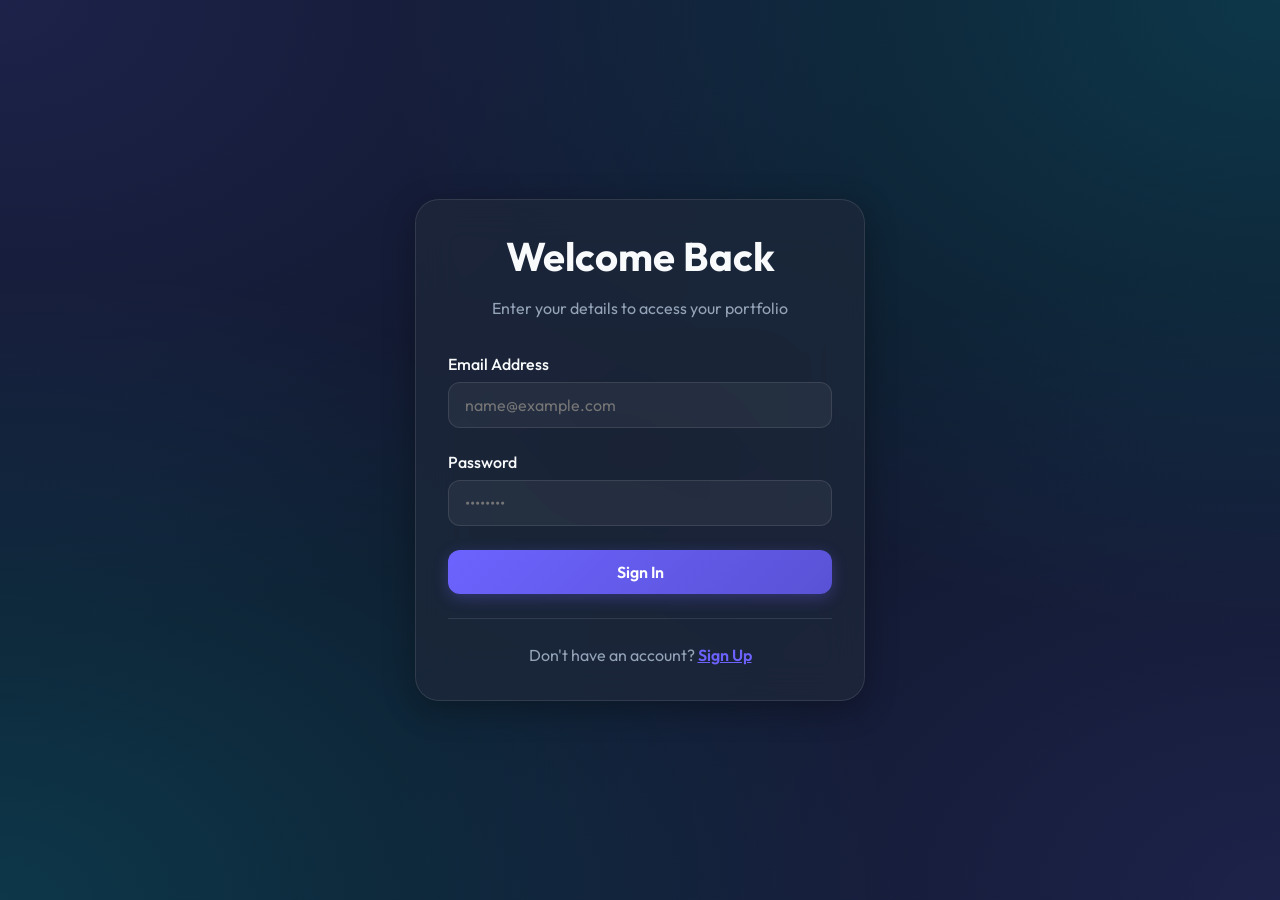
<file: auth.html>
<!DOCTYPE html>
<html lang="en">

<head>
    <meta charset="UTF-8">
    <meta name="viewport" content="width=device-width, initial-scale=1.0">
    <title>Login - PortfolioPro</title>
    <link rel="stylesheet" href="style.css">
    <link href="https://fonts.googleapis.com/css2?family=Outfit:wght@300;400;600;700&display=swap" rel="stylesheet">
    <link rel="stylesheet" href="https://cdnjs.cloudflare.com/ajax/libs/font-awesome/6.4.0/css/all.min.css">
</head>

<body>

    <div class="auth-container">

        <div class="glass-panel" style="max-width: 450px; width: 100%; position: relative; overflow: hidden;">
            <div style="text-align: center; margin-bottom: 2rem;">
                <h2 id="auth-title">Welcome Back</h2>
                <p id="auth-subtitle">Enter your details to access your portfolio</p>
            </div>

            <!-- Login Form -->
            <form id="login-form">
                <div class="input-group">
                    <label>Email Address</label>
                    <input type="email" class="input-field" placeholder="name@example.com" required id="login-email">
                </div>
                <div class="input-group">
                    <label>Password</label>
                    <input type="password" class="input-field" placeholder="••••••••" required id="login-password">
                </div>
                <button type="submit" class="btn btn-primary" style="width: 100%;">Sign In</button>
            </form>

            <!-- Register Form (Hidden by default) -->
            <form id="register-form" style="display: none;">
                <div class="input-group">
                    <label>Full Name</label>
                    <input type="text" class="input-field" placeholder="John Doe" id="reg-name">
                </div>
                <div class="input-group">
                    <label>Email Address</label>
                    <input type="email" class="input-field" placeholder="name@example.com" id="reg-email">
                </div>
                <div class="input-group">
                    <label>Password</label>
                    <input type="password" class="input-field" placeholder="Create a password" id="reg-password">
                </div>
                <button type="submit" class="btn btn-primary" style="width: 100%;">Create Account</button>
            </form>

            <div
                style="text-align: center; margin-top: 1.5rem; padding-top: 1.5rem; border-top: 1px solid var(--glass-border);">
                <p style="margin-bottom: 0;" id="toggle-text">Don't have an account? <a href="#"
                        style="color: var(--primary); font-weight: 600;" id="toggle-auth">Sign Up</a></p>
            </div>
        </div>

    </div>

    <script src="script.js"></script>
</body>

</html>
</file>
<file: style.css>
/* Modern Design System with Glassmorphism */
:root {
    --primary: #6C63FF;
    --primary-hover: #5a52d5;
    --secondary: #2A2D3E;
    --accent: #00f2ff;
    --background: #0f172a;
    --text: #f8fafc;
    --text-muted: #94a3b8;
    --glass-bg: rgba(30, 41, 59, 0.7);
    --glass-border: rgba(255, 255, 255, 0.1);
    --card-bg: rgba(255, 255, 255, 0.05);
    --success: #10b981;
    --error: #ef4444;
    --font-main: 'Outfit', sans-serif;
}

* {
    margin: 0;
    padding: 0;
    box-sizing: border-box;
    font-family: var(--font-main);
}

body {
    background-color: var(--background);
    color: var(--text);
    background-image:
        radial-gradient(at 0% 0%, rgba(108, 99, 255, 0.15) 0px, transparent 50%),
        radial-gradient(at 100% 0%, rgba(0, 242, 255, 0.15) 0px, transparent 50%),
        radial-gradient(at 100% 100%, rgba(108, 99, 255, 0.15) 0px, transparent 50%),
        radial-gradient(at 0% 100%, rgba(0, 242, 255, 0.15) 0px, transparent 50%);
    background-attachment: fixed;
    min-height: 100vh;
    overflow-x: hidden;
}

/* Typography */
h1,
h2,
h3,
h4,
h5,
h6 {
    font-weight: 700;
    line-height: 1.2;
    margin-bottom: 1rem;
}

h1 {
    font-size: 3.5rem;
    letter-spacing: -1px;
}

h2 {
    font-size: 2.5rem;
}

p {
    line-height: 1.6;
    color: var(--text-muted);
    margin-bottom: 1rem;
}

/* Components */
.btn {
    display: inline-flex;
    align-items: center;
    justify-content: center;
    padding: 0.75rem 1.5rem;
    border-radius: 12px;
    font-weight: 600;
    cursor: pointer;
    transition: all 0.3s ease;
    text-decoration: none;
    border: none;
    font-size: 1rem;
    gap: 0.5rem;
}

.btn-primary {
    background: linear-gradient(135deg, var(--primary) 0%, var(--primary-hover) 100%);
    color: white;
    box-shadow: 0 4px 15px rgba(108, 99, 255, 0.3);
}

.btn-primary:hover {
    transform: translateY(-2px);
    box-shadow: 0 8px 25px rgba(108, 99, 255, 0.4);
}

.btn-outline {
    background: transparent;
    border: 2px solid var(--glass-border);
    color: var(--text);
    backdrop-filter: blur(10px);
}

.btn-outline:hover {
    border-color: var(--primary);
    color: var(--primary);
}

.glass-panel {
    background: var(--glass-bg);
    backdrop-filter: blur(20px);
    -webkit-backdrop-filter: blur(20px);
    border: 1px solid var(--glass-border);
    border-radius: 24px;
    padding: 2rem;
    box-shadow: 0 8px 32px 0 rgba(0, 0, 0, 0.3);
}

.input-group {
    margin-bottom: 1.5rem;
}

.input-group label {
    display: block;
    margin-bottom: 0.5rem;
    font-weight: 500;
    color: var(--text);
}

.input-field {
    width: 100%;
    padding: 0.75rem 1rem;
    background: var(--card-bg);
    border: 1px solid var(--glass-border);
    border-radius: 12px;
    color: white;
    font-size: 1rem;
    transition: all 0.3s ease;
}

.input-field:focus {
    outline: none;
    border-color: var(--primary);
    box-shadow: 0 0 0 4px rgba(108, 99, 255, 0.1);
    background: rgba(255, 255, 255, 0.1);
}

/* Fix dropdown options color */
option {
    color: black;
    background: white;
}

/* Badge System */
.badge {
    padding: 0.25rem 0.75rem;
    border-radius: 20px;
    font-size: 0.85rem;
    font-weight: 600;
    text-transform: uppercase;
    letter-spacing: 0.5px;
}

.badge-international {
    background: rgba(236, 72, 153, 0.2);
    color: #f472b6;
    border: 1px solid rgba(236, 72, 153, 0.3);
}

.badge-national {
    background: rgba(168, 85, 247, 0.2);
    color: #c084fc;
    border: 1px solid rgba(168, 85, 247, 0.3);
}

.badge-regional {
    background: rgba(59, 130, 246, 0.2);
    color: #60a5fa;
    border: 1px solid rgba(59, 130, 246, 0.3);
}

.badge-provincial {
    background: rgba(16, 185, 129, 0.2);
    color: #34d399;
    border: 1px solid rgba(16, 185, 129, 0.3);
}

.badge-school {
    background: rgba(245, 158, 11, 0.2);
    color: #fbbf24;
    border: 1px solid rgba(245, 158, 11, 0.3);
}

/* Animations */
@keyframes fadeIn {
    from {
        opacity: 0;
        transform: translateY(20px);
    }

    to {
        opacity: 1;
        transform: translateY(0);
    }
}

.animate-fade-in {
    animation: fadeIn 0.6s ease-out forwards;
}

/* Landing Page Specifics */
.navbar {
    display: flex;
    justify-content: space-between;
    align-items: center;
    padding: 1.5rem 5%;
    position: fixed;
    top: 0;
    left: 0;
    right: 0;
    z-index: 1000;
    transition: all 0.3s ease;
    background: rgba(15, 23, 42, 0.8);
    backdrop-filter: blur(10px);
    border-bottom: 1px solid var(--glass-border);
}

.logo {
    font-size: 1.5rem;
    font-weight: 800;
    color: white;
    background: linear-gradient(to right, var(--primary), var(--accent));
    -webkit-background-clip: text;
    -webkit-text-fill-color: transparent;
    background-clip: text;
}

.hero {
    min-height: 100vh;
    display: flex;
    align-items: center;
    padding: 6rem 5%;
    gap: 4rem;
}

.hero-content {
    flex: 1;
}

.hero-image {
    flex: 1;
    position: relative;
    display: flex;
    justify-content: center;
}

.floating-card {
    background: var(--glass-bg);
    border: 1px solid var(--glass-border);
    border-radius: 20px;
    padding: 1rem;
    box-shadow: 0 20px 50px rgba(0, 0, 0, 0.5);
    max-width: 400px;
    transform: perspective(1000px) rotateY(-5deg) rotateX(5deg);
    transition: all 0.5s ease;
}

.floating-card:hover {
    transform: perspective(1000px) rotateY(0) rotateX(0) translateY(-10px);
}

/* Auth & Dashboard */
.auth-container {
    min-height: 100vh;
    display: flex;
    align-items: center;
    justify-content: center;
    padding: 2rem;
}

.dashboard-layout {
    display: grid;
    grid-template-columns: 280px 1fr;
    min-height: 100vh;
}

.sidebar {
    background: rgba(15, 23, 42, 0.95);
    border-right: 1px solid var(--glass-border);
    padding: 2rem;
    display: flex;
    flex-direction: column;
}

.nav-links {
    margin-top: 3rem;
    list-style: none;
}

.nav-links li {
    margin-bottom: 0.5rem;
}

.nav-link {
    display: flex;
    align-items: center;
    padding: 1rem;
    border-radius: 12px;
    color: var(--text-muted);
    text-decoration: none;
    transition: all 0.3s;
    gap: 1rem;
}

.nav-link:hover,
.nav-link.active {
    background: rgba(108, 99, 255, 0.1);
    color: var(--primary);
}

.main-content {
    padding: 2rem;
    padding-top: 6rem;
    /* Navbar height */
}

/* Grid for Cards */
.portfolio-grid {
    display: grid;
    grid-template-columns: repeat(auto-fill, minmax(300px, 1fr));
    gap: 2rem;
}

.portfolio-card {
    background: var(--card-bg);
    border: 1px solid var(--glass-border);
    border-radius: 16px;
    overflow: hidden;
    transition: all 0.3s ease;
    cursor: pointer;
}

.portfolio-card:hover {
    transform: translateY(-5px);
    border-color: var(--primary);
    box-shadow: 0 10px 40px -10px rgba(0, 0, 0, 0.5);
}

.card-image {
    width: 100%;
    height: 200px;
    object-fit: cover;
}

.card-content {
    padding: 1.5rem;
}

.card-footer {
    display: flex;
    justify-content: space-between;
    align-items: center;
    margin-top: 1rem;
    padding-top: 1rem;
    border-top: 1px solid var(--glass-border);
}

/* Modal Styles */
.modal-overlay {
    position: fixed;
    top: 0;
    left: 0;
    right: 0;
    bottom: 0;
    background: rgba(15, 23, 42, 0.9);
    backdrop-filter: blur(5px);
    z-index: 2000;
    display: none;
    align-items: center;
    justify-content: center;
    padding: 2rem;
    opacity: 0;
    transition: opacity 0.3s ease;
}

.modal-overlay.active {
    opacity: 1;
}

.modal-content {
    max-width: 900px;
    width: 100%;
    position: relative;
    max-height: 90vh;
    overflow-y: auto;
    padding: 0;
    background: rgba(30, 41, 59, 0.9);
}

.modal-body {
    display: flex;
    flex-direction: column;
}

@media (min-width: 768px) {
    .modal-body {
        flex-direction: row;
    }
}

.modal-img {
    width: 100%;
    object-fit: cover;
    max-height: 400px;
}

@media (min-width: 768px) {
    .modal-img {
        width: 50%;
        max-height: none;
        height: auto;
    }
}

.modal-info {
    padding: 2rem;
    flex: 1;
}

.close-btn {
    position: absolute;
    top: 1rem;
    right: 1rem;
    background: rgba(0, 0, 0, 0.5);
    color: white;
    border: none;
    width: 40px;
    height: 40px;
    border-radius: 50%;
    cursor: pointer;
    z-index: 10;
    font-size: 1.2rem;
    display: flex;
    align-items: center;
    justify-content: center;
    transition: all 0.2s;
}

.close-btn:hover {
    background: var(--error);
}

/* Responsive */
@media (max-width: 768px) {
    h1 {
        font-size: 2.5rem;
    }

    .hero {
        flex-direction: column;
        text-align: center;
        padding-top: 8rem;
    }

    .dashboard-layout {
        grid-template-columns: 1fr;
    }

    .sidebar {
        display: none;
    }

    /* Mobile Menu should be handled, simplified for now */
    .hero-image {
        display: none;
    }
}
</file>
